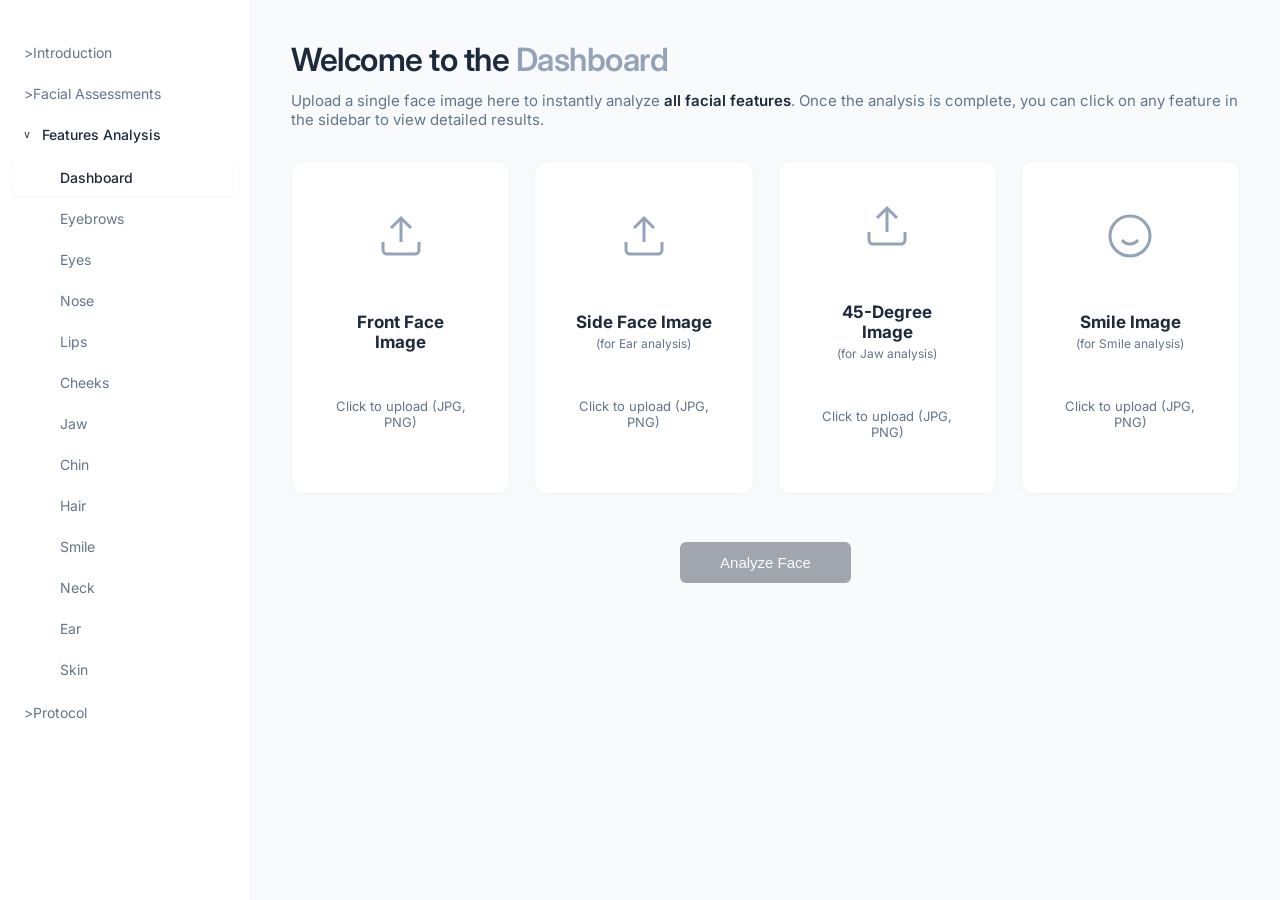
<file: web-dashboard/templates/dashboard.html>
<!DOCTYPE html>
<html lang="en">
<head>
    <meta charset="UTF-8">
    <meta name="viewport" content="width=device-width, initial-scale=1.0">
    <title>Eye Aesthetic Analysis</title>
    <link href="https://fonts.googleapis.com/css2?family=Inter:wght@300;400;500;600;700&display=swap" rel="stylesheet">
    <style>
        :root {
            --bg-color: #f8fafc;
            --sidebar-bg: #ffffff;
            --card-bg: #ffffff;
            --text-primary: #1e293b;
            --text-secondary: #64748b;
            --text-highlight: #94a3b8;
            --border-color: #f1f5f9;
            --bar-bg: #e2e8f0;
            --bar-fill: #94a3b8;
            --marker-color: #1e293b;
            --tooltip-bg: #64748b;
        }

        body {
            margin: 0;
            font-family: 'Inter', sans-serif;
            background-color: var(--bg-color);
            color: var(--text-primary);
            display: flex;
            height: 100vh;
            overflow: hidden;
        }

        .sidebar {
            width: 250px;
            background: var(--sidebar-bg);
            border-right: 1px solid var(--border-color);
            padding: 32px 0;
            overflow-y: auto;
            flex-shrink: 0;
        }

        .sidebar-menu {
            list-style: none;
            padding: 0;
            margin: 0;
            font-size: 14px;
            color: var(--text-secondary);
        }

        .sidebar-menu li {
            padding: 12px 24px;
            cursor: pointer;
            display: flex;
            align-items: center;
        }

        .sidebar-menu li:hover { color: var(--text-primary); }

        .sidebar-menu li.has-children {
            font-weight: 500;
            color: var(--text-primary);
        }

        .sidebar-menu li.has-children::before {
            content: "v";
            margin-right: 12px;
            font-size: 10px;
            font-family: monospace;
        }

        .sidebar-menu li.collapsed::before { content: ">"; }

        .sidebar-submenu {
            list-style: none;
            padding: 0;
            margin: 0;
        }

        .sidebar-submenu li {
            padding: 10px 24px 10px 48px;
            margin: 4px 12px;
            border-radius: 8px;
            color: var(--text-secondary);
        }

        .sidebar-submenu li:hover {
            background: #f8fafc;
            color: var(--text-primary);
        }

        .sidebar-submenu li.active {
            background: #ffffff;
            color: var(--text-primary);
            box-shadow: 0 1px 3px rgba(0,0,0,0.05);
            font-weight: 500;
        }

        .main-content {
            flex-grow: 1;
            padding: 40px;
            overflow-y: auto;
        }

        .header h1 {
            font-size: 32px;
            font-weight: 600;
            margin: 0 0 12px 0;
            letter-spacing: -0.5px;
        }

        .header h1 span { color: var(--text-highlight); }

        .header p {
            font-size: 15px;
            color: var(--text-secondary);
            margin: 0 0 32px 0;
        }

        .header p strong {
            color: var(--text-primary);
            font-weight: 600;
        }

        .upload-row { margin-bottom: 20px; }

        .upload-btn {
            background-color: var(--text-primary);
            color: white;
            border: none;
            padding: 10px 20px;
            border-radius: 6px;
            font-size: 14px;
            font-weight: 500;
            cursor: pointer;
        }

        .image-card {
            background: var(--card-bg);
            border: 1px solid var(--border-color);
            border-radius: 12px;
            padding: 40px;
            margin-bottom: 24px;
            display: flex;
            justify-content: center;
            align-items: center;
            gap: 40px;
            min-height: 180px;
            box-shadow: 0 2px 10px rgba(0,0,0,0.02);
        }

        .image-card img { width: 300px; height: 300px; object-fit: contain; border-radius: 12px; }

        .bottom-split {
            display: grid;
            grid-template-columns: 1fr 1fr;
            gap: 24px;
        }

        .grid-header {
            font-size: 18px;
            font-weight: 500;
            margin-bottom: 16px;
        }

        .metric-grid {
            display: grid;
            grid-template-columns: 1fr 1fr;
            gap: 16px;
        }

        .class-card {
            background: var(--card-bg);
            border: 1px solid var(--border-color);
            border-radius: 12px;
            padding: 24px 20px;
            position: relative;
            box-shadow: 0 2px 10px rgba(0,0,0,0.02);
            transition: all 0.2s;
            cursor: default;
        }

        .class-card:hover { border-color: #cbd5e1; }

        .class-label {
            font-family: monospace;
            font-size: 10px;
            color: var(--text-highlight);
            text-transform: uppercase;
            letter-spacing: 1px;
            margin-bottom: 40px;
            font-weight: 600;
        }

        .class-value {
            font-size: 18px;
            font-weight: 500;
            color: var(--text-primary);
        }

        .class-card .tooltip {
            position: absolute;
            bottom: 100%;
            left: 50%;
            transform: translateX(-50%) translateY(-10px);
            background: var(--tooltip-bg);
            color: white;
            padding: 16px;
            border-radius: 8px;
            font-size: 13px;
            line-height: 1.4;
            width: 200px;
            opacity: 0;
            visibility: hidden;
            transition: all 0.2s;
            z-index: 10;
            box-shadow: 0 10px 15px -3px rgba(0,0,0,0.1);
        }

        .class-card .tooltip::after {
            content: '';
            position: absolute;
            top: 100%;
            left: 50%;
            transform: translateX(-50%);
            border-width: 6px;
            border-style: solid;
            border-color: var(--tooltip-bg) transparent transparent transparent;
        }

        .class-card .tooltip .tooltip-title {
            font-family: monospace;
            font-size: 10px;
            text-transform: uppercase;
            margin-bottom: 8px;
            font-weight: 600;
            color: #f8fafc;
        }

        .class-card:hover .tooltip {
            opacity: 1;
            visibility: visible;
            transform: translateX(-50%) translateY(-5px);
        }

        .carousel-container {
            position: relative;
            background: var(--card-bg);
            border: 1px solid var(--border-color);
            border-radius: 12px;
            box-shadow: 0 2px 10px rgba(0,0,0,0.02);
            overflow: hidden;
            min-height: 350px;
        }

        .carousel-nav {
            position: absolute;
            top: 24px;
            right: 24px;
            display: flex;
            gap: 8px;
            align-items: center;
            color: #cbd5e1;
            font-size: 14px;
            z-index: 20;
            user-select: none;
        }

        .carousel-nav .arrow {
            cursor: pointer;
            padding: 0 4px;
            transition: color 0.2s;
        }

        .carousel-nav .arrow:hover { color: var(--text-primary); }

        .carousel-nav .dot {
            width: 6px;
            height: 6px;
            background: #e2e8f0;
            border-radius: 50%;
            cursor: pointer;
        }

        .carousel-nav .dot.active { background: #94a3b8; }

        .range-card {
            padding: 24px;
            position: absolute;
            top: 0;
            left: 0;
            width: 100%;
            height: 100%;
            box-sizing: border-box;
            transition: transform 0.4s ease, opacity 0.4s ease;
            opacity: 0;
            pointer-events: none;
            background: var(--card-bg);
        }

        .range-card.active {
            opacity: 1;
            pointer-events: auto;
            transform: translateX(0);
        }

        .range-card.prev { transform: translateX(-100%); }
        .range-card.next { transform: translateX(100%); }

        .range-card h3 {
            margin: 0 0 8px 0;
            font-size: 18px;
            font-weight: 500;
        }

        .range-card h3 .highlight { color: var(--text-highlight); }

        .range-card p.desc {
            font-size: 13px;
            color: var(--text-secondary);
            margin: 0 0 32px 0;
            line-height: 1.5;
            max-width: 85%;
        }

        .range-box {
            background: #fafafa;
            border-radius: 8px;
            padding: 24px;
            border: 1px solid #f1f5f9;
        }

        .range-box-header {
            display: flex;
            justify-content: space-between;
            font-family: monospace;
            font-size: 10px;
            color: var(--text-highlight);
            text-transform: uppercase;
            letter-spacing: 0.5px;
            margin-bottom: 12px;
            font-weight: 600;
        }

        .range-value {
            font-size: 28px;
            font-weight: 600;
            margin-bottom: 40px;
        }

        .range-value span {
            font-size: 14px;
            font-weight: 500;
            margin-left: 2px;
            color: var(--text-primary);
        }

        .slider-container {
            position: relative;
            height: 40px;
        }

        .slider-track {
            position: absolute;
            bottom: 20px;
            left: 0;
            right: 0;
            height: 4px;
            background: var(--bar-bg);
            border-radius: 2px;
        }

        .slider-fill {
            position: absolute;
            bottom: 20px;
            height: 4px;
            background: var(--bar-fill);
            border-radius: 2px;
        }

        .slider-marker {
            position: absolute;
            bottom: 24px;
            width: 4px;
            height: 4px;
            background: var(--marker-color);
            transform: translateX(-50%);
            transition: left 0.5s ease-out;
        }

        .slider-marker::after {
            content: '';
            position: absolute;
            top: 4px;
            left: 50%;
            transform: translateX(-50%);
            width: 1px;
            height: 12px;
            background: var(--bar-fill);
        }

        .slider-labels {
            position: absolute;
            bottom: 0;
            left: 0;
            right: 0;
            display: flex;
            justify-content: space-between;
            font-size: 12px;
            font-weight: 600;
        }

        .slider-labels span {
            font-size: 10px;
            font-weight: 500;
        }

        #results { display: none; }
    </style>
</head>
<body>

<div class="sidebar">
    <ul class="sidebar-menu">
        <li class="collapsed">Introduction</li>
        <li class="collapsed">Facial Assessments</li>
        <li class="has-children">Features Analysis</li>
        <ul class="sidebar-submenu">
            <li class="active" onclick="window.location.href='/'">Dashboard</li>
            <li onclick="window.location.href='/eyebrows'">Eyebrows</li>
            <li onclick="window.location.href='/eyes'">Eyes</li>
            <li onclick="window.location.href='/nose'">Nose</li>
            <li onclick="window.location.href='/lips'">Lips</li>
            <li onclick="window.location.href='/cheeks'">Cheeks</li>
            <li onclick="window.location.href='/jaw'">Jaw</li>
            <li onclick="window.location.href='/chin'">Chin</li>
            <li onclick="window.location.href='/hair'">Hair</li>
            <li onclick="window.location.href='/smile'">Smile</li>
            <li onclick="window.location.href='/neck'">Neck</li>
            <li onclick="window.location.href='/ear'">Ear</li>
            <li onclick="window.location.href='/skin'">Skin</li>
        </ul>
        <li class="collapsed">Protocol</li>
    </ul>
</div>


<div class="main-content">
    <div class="header">
        <h1>Welcome to the <span>Dashboard</span></h1>
        <p>Upload a single face image here to instantly analyze <strong>all facial features</strong>. Once the analysis is complete, you can click on any feature in the sidebar to view detailed results.</p>
    </div>

    <input type="file" id="globalFileInput" accept="image/*" style="display: none;">
    <input type="file" id="sideFileInput" accept="image/*" style="display: none;">
    <input type="file" id="jawFileInput" accept="image/*" style="display: none;">
    <input type="file" id="smileFileInput" accept="image/*" style="display: none;">

    <div style="display: grid; grid-template-columns: 1fr 1fr 1fr 1fr; gap: 24px; margin-bottom: 24px;">
        <!-- Front Face Upload -->
        <div class="image-card" id="frontUploadCard" style="flex-direction: column; cursor: pointer; min-height: 200px;" onclick="document.getElementById('globalFileInput').click()">
            <svg width="48" height="48" viewBox="0 0 24 24" fill="none" stroke="currentColor" stroke-width="1.5" style="color:var(--text-highlight); margin-bottom: 12px;"><path d="M21 15v4a2 2 0 0 1-2 2H5a2 2 0 0 1-2-2v-4"></path><polyline points="17 8 12 3 7 8"></polyline><line x1="12" y1="3" x2="12" y2="15"></line></svg>
            <h2 style="margin:0; font-size: 17px; text-align: center;">Front Face Image</h2>
            <p id="frontUploadLabel" style="color: var(--text-secondary); margin-top: 6px; font-size: 13px; text-align: center;">Click to upload (JPG, PNG)</p>
        </div>

        <!-- Side Face Upload -->
        <div class="image-card" id="sideUploadCard" style="flex-direction: column; cursor: pointer; min-height: 200px;" onclick="document.getElementById('sideFileInput').click()">
            <svg width="48" height="48" viewBox="0 0 24 24" fill="none" stroke="currentColor" stroke-width="1.5" style="color:var(--text-highlight); margin-bottom: 12px;"><path d="M21 15v4a2 2 0 0 1-2 2H5a2 2 0 0 1-2-2v-4"></path><polyline points="17 8 12 3 7 8"></polyline><line x1="12" y1="3" x2="12" y2="15"></line></svg>
            <h2 style="margin:0; font-size: 17px; text-align: center;">Side Face Image <br><span style="font-size:12px; color:var(--text-secondary); font-weight:400;">(for Ear analysis)</span></h2>
            <p id="sideUploadLabel" style="color: var(--text-secondary); margin-top: 6px; font-size: 13px; text-align: center;">Click to upload (JPG, PNG)</p>
        </div>

        <!-- 45-Degree Jaw Upload -->
        <div class="image-card" id="jawUploadCard" style="flex-direction: column; cursor: pointer; min-height: 200px;" onclick="document.getElementById('jawFileInput').click()">
            <svg width="48" height="48" viewBox="0 0 24 24" fill="none" stroke="currentColor" stroke-width="1.5" style="color:var(--text-highlight); margin-bottom: 12px;"><path d="M21 15v4a2 2 0 0 1-2 2H5a2 2 0 0 1-2-2v-4"></path><polyline points="17 8 12 3 7 8"></polyline><line x1="12" y1="3" x2="12" y2="15"></line></svg>
            <h2 style="margin:0; font-size: 17px; text-align: center;">45-Degree Image <br><span style="font-size:12px; color:var(--text-secondary); font-weight:400;">(for Jaw analysis)</span></h2>
            <p id="jawUploadLabel" style="color: var(--text-secondary); margin-top: 6px; font-size: 13px; text-align: center;">Click to upload (JPG, PNG)</p>
        </div>

        <!-- Smile Upload -->
        <div class="image-card" id="smileUploadCard" style="flex-direction: column; cursor: pointer; min-height: 200px;" onclick="document.getElementById('smileFileInput').click()">
            <svg width="48" height="48" viewBox="0 0 24 24" fill="none" stroke="currentColor" stroke-width="1.5" style="color:var(--text-highlight); margin-bottom: 12px;"><circle cx="12" cy="12" r="10"></circle><path d="M8 14s1.5 2 4 2 4-2 4-2"></path><line x1="9" y1="9" x2="9.01" y2="9"></line><line x1="15" y1="9" x2="15.01" y2="9"></line></svg>
            <h2 style="margin:0; font-size: 17px; text-align: center;">Smile Image <br><span style="font-size:12px; color:var(--text-secondary); font-weight:400;">(for Smile analysis)</span></h2>
            <p id="smileUploadLabel" style="color: var(--text-secondary); margin-top: 6px; font-size: 13px; text-align: center;">Click to upload (JPG, PNG)</p>
        </div>
    </div>

    <div style="text-align: center; margin-bottom: 24px;">
        <button id="analyzeBtn" class="upload-btn" style="padding: 12px 40px; font-size: 15px; opacity: 0.4; cursor: not-allowed;" disabled>Analyze Face</button>
    </div>
    
    <div id="dashboard-loading" style="display: none; text-align: center; margin-top: 40px;">
        <h3 style="color: var(--text-primary);">Analyzing Face Features...</h3>
        <p style="color: var(--text-secondary);">Extracting 478 3D landmarks and measuring proportions.</p>
        <div style="margin-top: 20px;">
            <svg width="40" height="40" viewBox="0 0 24 24" fill="none" stroke="currentColor" stroke-width="2" class="spin">
                <path d="M12 2v4M12 18v4M4.93 4.93l2.83 2.83M16.24 16.24l2.83 2.83M2 12h4M18 12h4M4.93 19.07l2.83-2.83M16.24 7.76l2.83-2.83"></path>
            </svg>
        </div>
        <style>
            .spin { animation: spin 2s linear infinite; color: var(--text-highlight); }
            @keyframes spin { 100% { transform: rotate(360deg); } }
        </style>
    </div>
</div>

<script>
    let frontFile = null;
    let sideFile = null;
    let jawFile = null;
    let smileFile = null;

    const gInput = document.getElementById('globalFileInput');
    const sInput = document.getElementById('sideFileInput');
    const jInput = document.getElementById('jawFileInput');
    const smInput = document.getElementById('smileFileInput');
    const analyzeBtn = document.getElementById('analyzeBtn');

    function updateAnalyzeBtn() {
        if (frontFile) {
            analyzeBtn.disabled = false;
            analyzeBtn.style.opacity = '1';
            analyzeBtn.style.cursor = 'pointer';
        } else {
            analyzeBtn.disabled = true;
            analyzeBtn.style.opacity = '0.4';
            analyzeBtn.style.cursor = 'not-allowed';
        }
    }

    gInput.addEventListener('change', (e) => {
        frontFile = e.target.files[0];
        if (frontFile) {
            document.getElementById('frontUploadLabel').textContent = '✓ ' + frontFile.name;
            document.getElementById('frontUploadLabel').style.color = '#22c55e';
            // Store front file so other pages (e.g. Neck) can reuse it without re-upload
            const reader = new FileReader();
            reader.onload = (ev) => sessionStorage.setItem('frontImageDataUrl', ev.target.result);
            reader.readAsDataURL(frontFile);
            sessionStorage.setItem('frontImageUploaded', 'true');
        }
        updateAnalyzeBtn();
    });

    sInput.addEventListener('change', (e) => {
        sideFile = e.target.files[0];
        if (sideFile) {
            document.getElementById('sideUploadLabel').textContent = '✓ ' + sideFile.name;
            document.getElementById('sideUploadLabel').style.color = '#22c55e';
            // Store side file for ear analysis later
            const reader = new FileReader();
            reader.onload = (ev) => sessionStorage.setItem('sideImageDataUrl', ev.target.result);
            reader.readAsDataURL(sideFile);
            sessionStorage.setItem('sideImageUploaded', 'true');
        }
        updateAnalyzeBtn();
    });

    jInput.addEventListener('change', (e) => {
        jawFile = e.target.files[0];
        if (jawFile) {
            document.getElementById('jawUploadLabel').textContent = '✓ ' + jawFile.name;
            document.getElementById('jawUploadLabel').style.color = '#22c55e';
            // Store jaw file for jaw analysis later
            const reader = new FileReader();
            reader.onload = (ev) => sessionStorage.setItem('jawImageDataUrl', ev.target.result);
            reader.readAsDataURL(jawFile);
            sessionStorage.setItem('jawImageUploaded', 'true');
        }
        updateAnalyzeBtn();
    });

    smInput.addEventListener('change', (e) => {
        smileFile = e.target.files[0];
        if (smileFile) {
            document.getElementById('smileUploadLabel').textContent = '✓ ' + smileFile.name;
            document.getElementById('smileUploadLabel').style.color = '#22c55e';
            // Store smile preview in sessionStorage
            const reader = new FileReader();
            reader.onload = (ev) => sessionStorage.setItem('smileImageDataUrl', ev.target.result);
            reader.readAsDataURL(smileFile);
            sessionStorage.setItem('smileImageUploaded', 'true');
        }
        updateAnalyzeBtn();
    });

    analyzeBtn.addEventListener('click', async () => {
        if (!frontFile) return;

        const formData = new FormData();
        formData.append('front', frontFile);
        if (smileFile) formData.append('smile', smileFile);

        document.getElementById('dashboard-loading').style.display = 'block';
        analyzeBtn.disabled = true;

        try {
            const result = await fetch('/analyze_all', { method: 'POST', body: formData }).then(r => r.json());

            if (result.error) throw new Error(result.error);

            sessionStorage.setItem('faceData_eyes',   JSON.stringify(result.eyes   || {}));
            sessionStorage.setItem('faceData_brows',  JSON.stringify(result.eyebrows || {}));
            sessionStorage.setItem('faceData_lips',   JSON.stringify(result.lips   || {}));
            sessionStorage.setItem('faceData_nose',   JSON.stringify(result.nose   || {}));
            sessionStorage.setItem('faceData_cheeks', JSON.stringify(result.cheeks || {}));
            sessionStorage.setItem('faceData_jaw',    JSON.stringify(result.jaw    || {}));
            sessionStorage.setItem('faceData_chin',   JSON.stringify(result.chin   || {}));
            sessionStorage.setItem('faceData_hair',   JSON.stringify(result.hair   || {}));
            sessionStorage.setItem('faceData_smile',  JSON.stringify(result.smile  || {}));
            sessionStorage.setItem('faceData_neck',   JSON.stringify(result.neck   || {}));
            sessionStorage.setItem('faceData_skin',   JSON.stringify(result.skin   || {}));
            sessionStorage.setItem('faceData_meta',   JSON.stringify(result.meta   || {}));

            // Also analyze ear if side image was provided
            if (sideFile) {
                try {
                    const meta = result.meta || {};
                    const earForm = new FormData();
                    earForm.append('side', sideFile);
                    if (meta.mm_per_px) earForm.append('mm_per_px', meta.mm_per_px);

                    const earResult = await fetch('/analyze_ear', { method: 'POST', body: earForm }).then(r => r.json());
                    if (!earResult.error) {
                        sessionStorage.setItem('faceData_ear', JSON.stringify(earResult.ear || {}));
                    } else {
                        sessionStorage.setItem('faceData_ear', JSON.stringify({ error: earResult.error }));
                    }
                } catch (earErr) {
                    sessionStorage.setItem('faceData_ear', JSON.stringify({ error: 'Ear analysis failed' }));
                }
            } else {
                sessionStorage.removeItem('faceData_ear');
            }

            window.location.href = '/eyes';

        } catch (err) {
            alert('Error analyzing face: ' + (err.message || err));
        } finally {
            document.getElementById('dashboard-loading').style.display = 'none';
            analyzeBtn.disabled = false;
        }
    });
</script>

</body>
</html>
</file>
